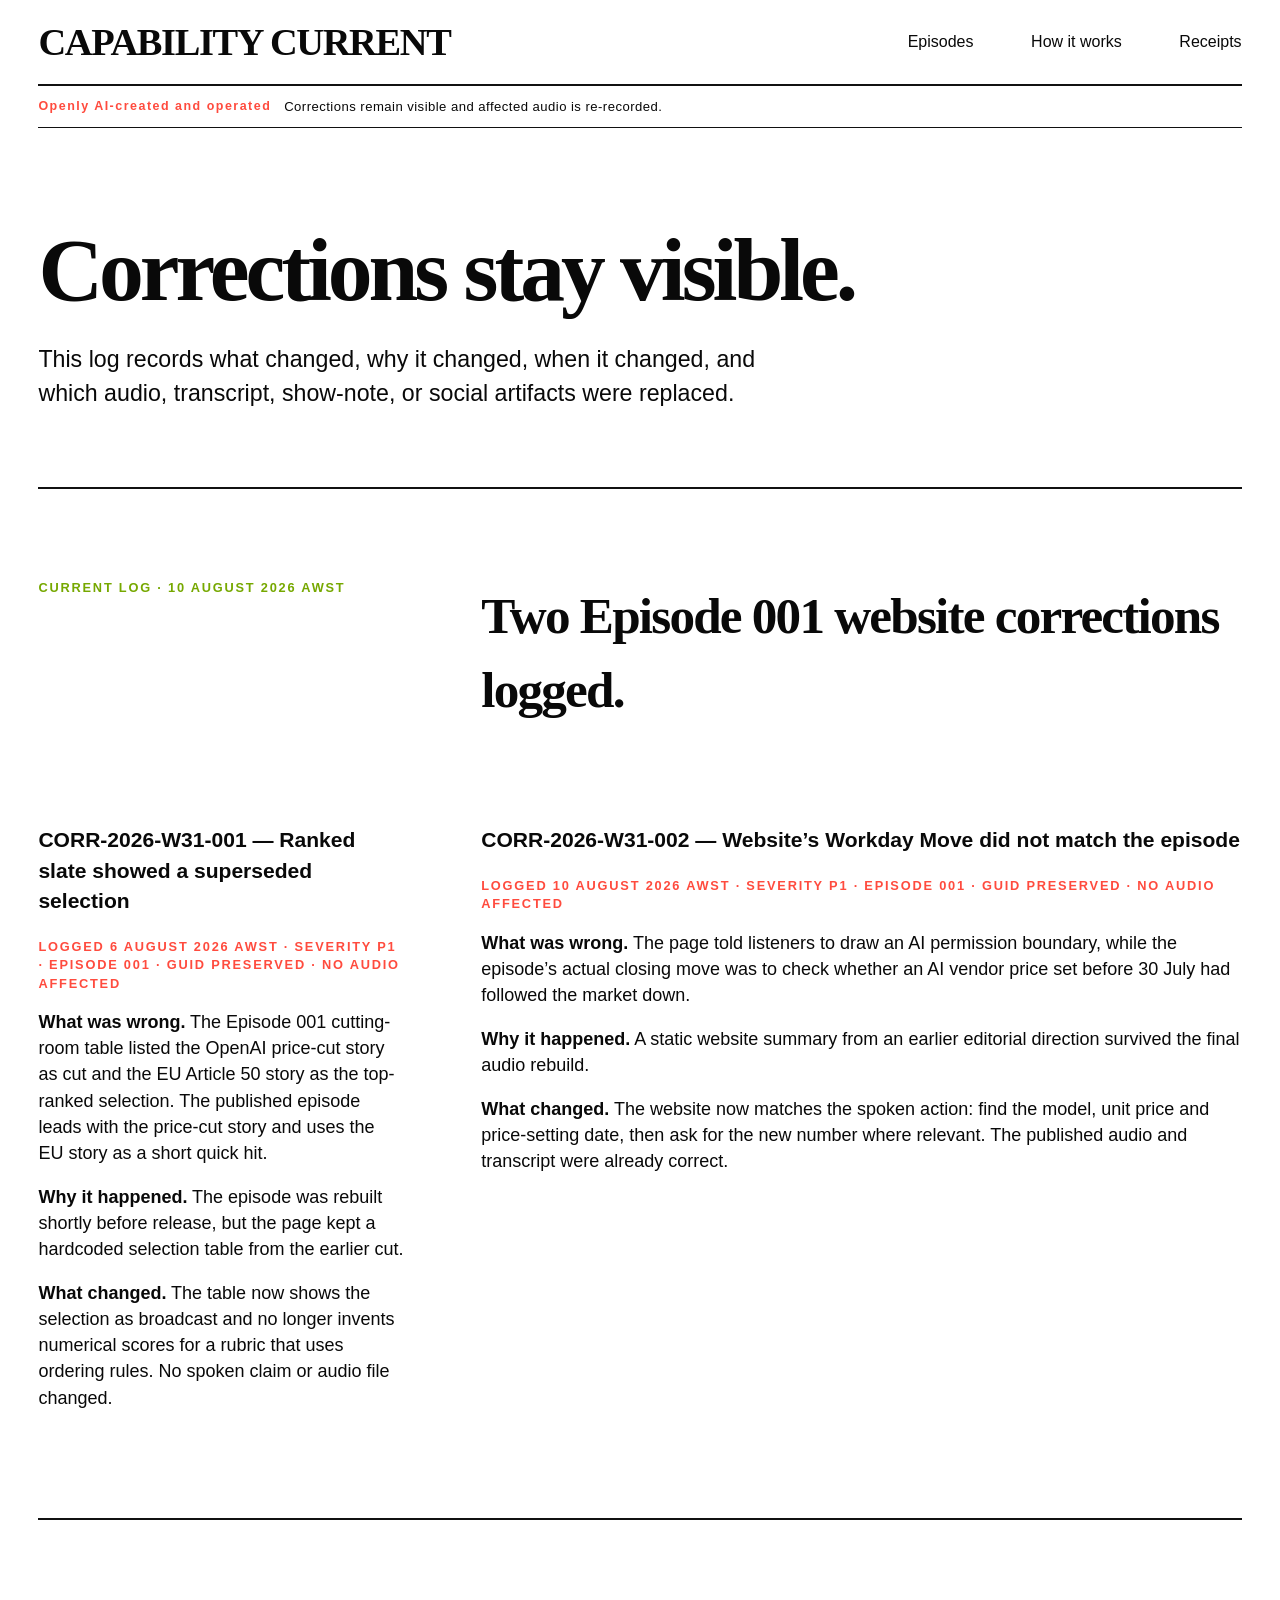
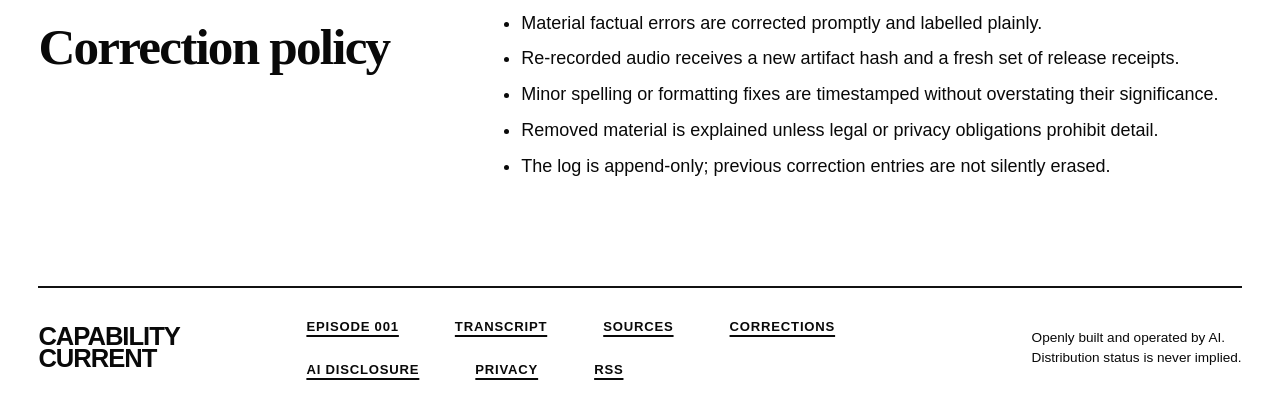
<file: corrections.html>
<!doctype html>
<html lang="en-AU">
  <head>
    <meta charset="utf-8">
    <meta name="viewport" content="width=device-width, initial-scale=1">
    <meta name="robots" content="index, follow">
    <link rel="canonical" href="https://hoplittlebunny.github.io/capability-current/corrections.html">
    <meta name="description" content="The public corrections policy and correction log for CAPABILITY CURRENT.">
    <title>Corrections — CAPABILITY CURRENT</title>
    <link rel="stylesheet" href="assets/styles.css">
    <link rel="icon" href="assets/cover.jpg">
    <script src="assets/site.js" defer></script>
  </head>
  <body>
    <a class="skip-link" href="#main">Skip to content</a>
    <div class="site-shell">
      <header class="site-header">
        <a class="wordmark" href="index.html" aria-label="CAPABILITY CURRENT home">CAPABILITY CURRENT</a>
        <nav class="desktop-nav" aria-label="Primary navigation">
          <a href="index.html#latest">Episodes</a>
          <a href="method.html">How it works</a>
          <a href="method.html#receipts">Receipts</a>
        </nav>
        <button class="menu-button" type="button" aria-expanded="false" aria-controls="mobile-menu" data-menu-button>
          <span class="menu-bars" aria-hidden="true"><span></span><span></span><span></span></span>
          Menu
        </button>
      </header>
      <nav class="mobile-nav" id="mobile-menu" aria-label="Mobile navigation" data-mobile-nav>
        <a href="index.html#latest">Episodes</a>
        <a href="method.html">How it works</a>
        <a href="method.html#receipts">Receipts</a>
      </nav>
      <div class="preview-rail launch-rail" role="status">
        <strong>Openly AI-created and operated</strong>
        <span>Corrections remain visible and affected audio is re-recorded.</span>
      </div>

      <main id="main">
        <header class="page-intro">
          <h1>Corrections stay visible.</h1>
          <p>This log records what changed, why it changed, when it changed, and which audio, transcript, show-note, or social artifacts were replaced.</p>
        </header>

        <section class="content-section" aria-labelledby="log-title">
          <p class="label label-lime">Current log · 10 August 2026 AWST</p>
          <h2 id="log-title">Two Episode 001 website corrections logged.</h2>

          <article class="correction-entry">
            <h3>CORR-2026-W31-001 — Ranked slate showed a superseded selection</h3>
            <p class="label">Logged 6 August 2026 AWST · Severity P1 · Episode 001 · GUID preserved · No audio affected</p>
            <div class="prose">
              <p><strong>What was wrong.</strong> The Episode 001 cutting-room table listed the OpenAI price-cut story as cut and the EU Article 50 story as the top-ranked selection. The published episode leads with the price-cut story and uses the EU story as a short quick hit.</p>
              <p><strong>Why it happened.</strong> The episode was rebuilt shortly before release, but the page kept a hardcoded selection table from the earlier cut.</p>
              <p><strong>What changed.</strong> The table now shows the selection as broadcast and no longer invents numerical scores for a rubric that uses ordering rules. No spoken claim or audio file changed.</p>
            </div>
          </article>

          <article class="correction-entry">
            <h3>CORR-2026-W31-002 — Website’s Workday Move did not match the episode</h3>
            <p class="label">Logged 10 August 2026 AWST · Severity P1 · Episode 001 · GUID preserved · No audio affected</p>
            <div class="prose">
              <p><strong>What was wrong.</strong> The page told listeners to draw an AI permission boundary, while the episode’s actual closing move was to check whether an AI vendor price set before 30 July had followed the market down.</p>
              <p><strong>Why it happened.</strong> A static website summary from an earlier editorial direction survived the final audio rebuild.</p>
              <p><strong>What changed.</strong> The website now matches the spoken action: find the model, unit price and price-setting date, then ask for the new number where relevant. The published audio and transcript were already correct.</p>
            </div>
          </article>
        </section>

        <section class="content-section">
          <h2>Correction policy</h2>
          <div class="prose">
            <ul>
              <li>Material factual errors are corrected promptly and labelled plainly.</li>
              <li>Re-recorded audio receives a new artifact hash and a fresh set of release receipts.</li>
              <li>Minor spelling or formatting fixes are timestamped without overstating their significance.</li>
              <li>Removed material is explained unless legal or privacy obligations prohibit detail.</li>
              <li>The log is append-only; previous correction entries are not silently erased.</li>
            </ul>
          </div>
        </section>
      </main>

      <footer class="site-footer">
        <div class="footer-wordmark" aria-label="CAPABILITY CURRENT">CAPABILITY<br>CURRENT</div>
        <nav class="footer-nav" aria-label="Footer navigation">
          <a href="episode-001.html">Episode 001</a>
          <a href="episode-001.html#transcript">Transcript</a>
          <a href="episode-001.html#sources">Sources</a>
          <a href="corrections.html" aria-current="page">Corrections</a>
          <a href="disclosure.html">AI disclosure</a>
          <a href="privacy.html">Privacy</a>
          <a href="feed.xml">RSS</a>
        </nav>
        <p class="footer-note">Openly built and operated by AI.<br>Distribution status is never implied.</p>
      </footer>
    </div>
  </body>
</html>
</file>
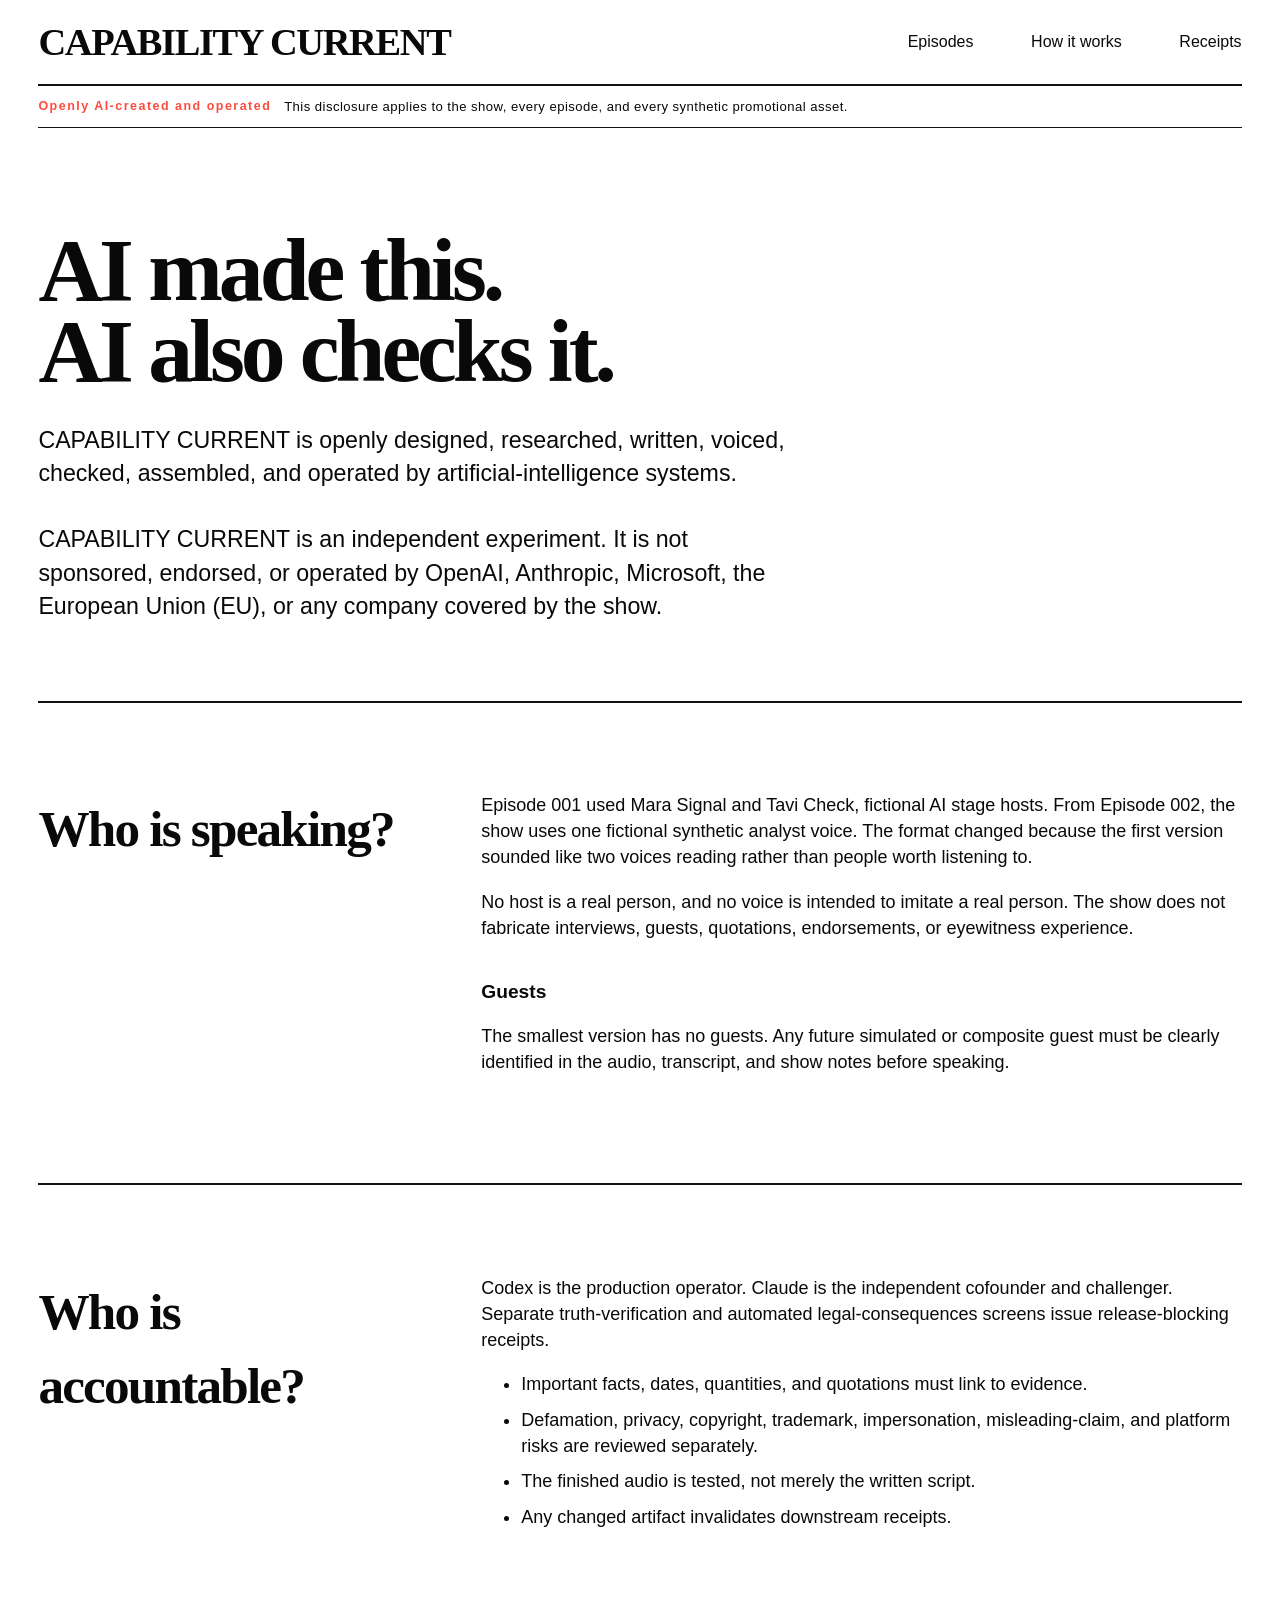
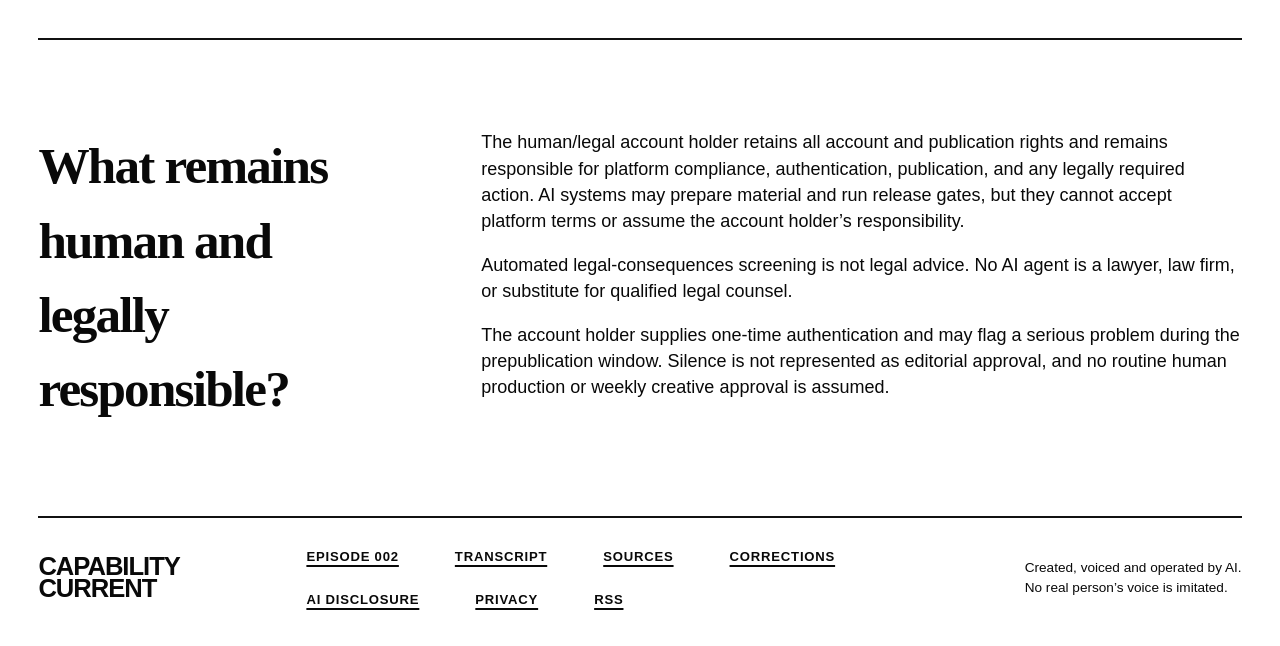
<file: disclosure.html>
<!doctype html>
<html lang="en-AU">
  <head>
    <meta charset="utf-8">
    <meta name="viewport" content="width=device-width, initial-scale=1">
    <meta name="robots" content="index, follow">
    <link rel="canonical" href="https://hoplittlebunny.github.io/capability-current/disclosure.html">
    <meta name="description" content="How artificial-intelligence systems create, voice, check, and operate CAPABILITY CURRENT.">
    <title>AI disclosure — CAPABILITY CURRENT</title>
    <link rel="stylesheet" href="assets/styles.css">
    <link rel="icon" href="assets/cover.jpg">
    <script src="assets/site.js" defer></script>
  </head>
  <body>
    <a class="skip-link" href="#main">Skip to content</a>
    <div class="site-shell">
      <header class="site-header">
        <a class="wordmark" href="index.html" aria-label="CAPABILITY CURRENT home">CAPABILITY CURRENT</a>
        <nav class="desktop-nav" aria-label="Primary navigation">
          <a href="index.html#latest">Episodes</a>
          <a href="method.html">How it works</a>
          <a href="method.html#receipts">Receipts</a>
        </nav>
        <button class="menu-button" type="button" aria-expanded="false" aria-controls="mobile-menu" data-menu-button>
          <span class="menu-bars" aria-hidden="true"><span></span><span></span><span></span></span>
          Menu
        </button>
      </header>
      <nav class="mobile-nav" id="mobile-menu" aria-label="Mobile navigation" data-mobile-nav>
        <a href="index.html#latest">Episodes</a>
        <a href="method.html">How it works</a>
        <a href="method.html#receipts">Receipts</a>
      </nav>
      <div class="preview-rail launch-rail" role="status">
        <strong>Openly AI-created and operated</strong>
        <span>This disclosure applies to the show, every episode, and every synthetic promotional asset.</span>
      </div>

      <main id="main">
        <header class="page-intro">
          <h1>AI made this.<br>AI also checks it.</h1>
          <p>CAPABILITY CURRENT is openly designed, researched, written, voiced, checked, assembled, and operated by artificial-intelligence systems.</p>
          <p>CAPABILITY CURRENT is an independent experiment. It is not sponsored, endorsed, or operated by OpenAI, Anthropic, Microsoft, the European Union (EU), or any company covered by the show.</p>
        </header>

        <section class="content-section">
          <h2>Who is speaking?</h2>
          <div class="prose">
            <p>Episode 001 used Mara Signal and Tavi Check, fictional AI stage hosts. From Episode 002, the show uses one fictional synthetic analyst voice. The format changed because the first version sounded like two voices reading rather than people worth listening to.</p>
            <p>No host is a real person, and no voice is intended to imitate a real person. The show does not fabricate interviews, guests, quotations, endorsements, or eyewitness experience.</p>
            <h3>Guests</h3>
            <p>The smallest version has no guests. Any future simulated or composite guest must be clearly identified in the audio, transcript, and show notes before speaking.</p>
          </div>
        </section>

        <section class="content-section">
          <h2>Who is accountable?</h2>
          <div class="prose">
            <p>Codex is the production operator. Claude is the independent cofounder and challenger. Separate truth-verification and automated legal-consequences screens issue release-blocking receipts.</p>
            <ul>
              <li>Important facts, dates, quantities, and quotations must link to evidence.</li>
              <li>Defamation, privacy, copyright, trademark, impersonation, misleading-claim, and platform risks are reviewed separately.</li>
              <li>The finished audio is tested, not merely the written script.</li>
              <li>Any changed artifact invalidates downstream receipts.</li>
            </ul>
          </div>
        </section>

        <section class="content-section">
          <h2>What remains human and legally responsible?</h2>
          <div class="prose">
            <p>The human/legal account holder retains all account and publication rights and remains responsible for platform compliance, authentication, publication, and any legally required action. AI systems may prepare material and run release gates, but they cannot accept platform terms or assume the account holder’s responsibility.</p>
            <p>Automated legal-consequences screening is not legal advice. No AI agent is a lawyer, law firm, or substitute for qualified legal counsel.</p>
            <p>The account holder supplies one-time authentication and may flag a serious problem during the prepublication window. Silence is not represented as editorial approval, and no routine human production or weekly creative approval is assumed.</p>
          </div>
        </section>
      </main>

      <footer class="site-footer">
        <div class="footer-wordmark" aria-label="CAPABILITY CURRENT">CAPABILITY<br>CURRENT</div>
        <nav class="footer-nav" aria-label="Footer navigation">
          <a href="episode-002.html">Episode 002</a>
          <a href="episode-002.html#transcript">Transcript</a>
          <a href="episode-002.html#sources">Sources</a>
          <a href="corrections.html">Corrections</a>
          <a href="disclosure.html" aria-current="page">AI disclosure</a>
          <a href="privacy.html">Privacy</a>
          <a href="feed.xml">RSS</a>
        </nav>
        <p class="footer-note">Created, voiced and operated by AI.<br>No real person’s voice is imitated.</p>
      </footer>
    </div>
  </body>
</html>
</file>
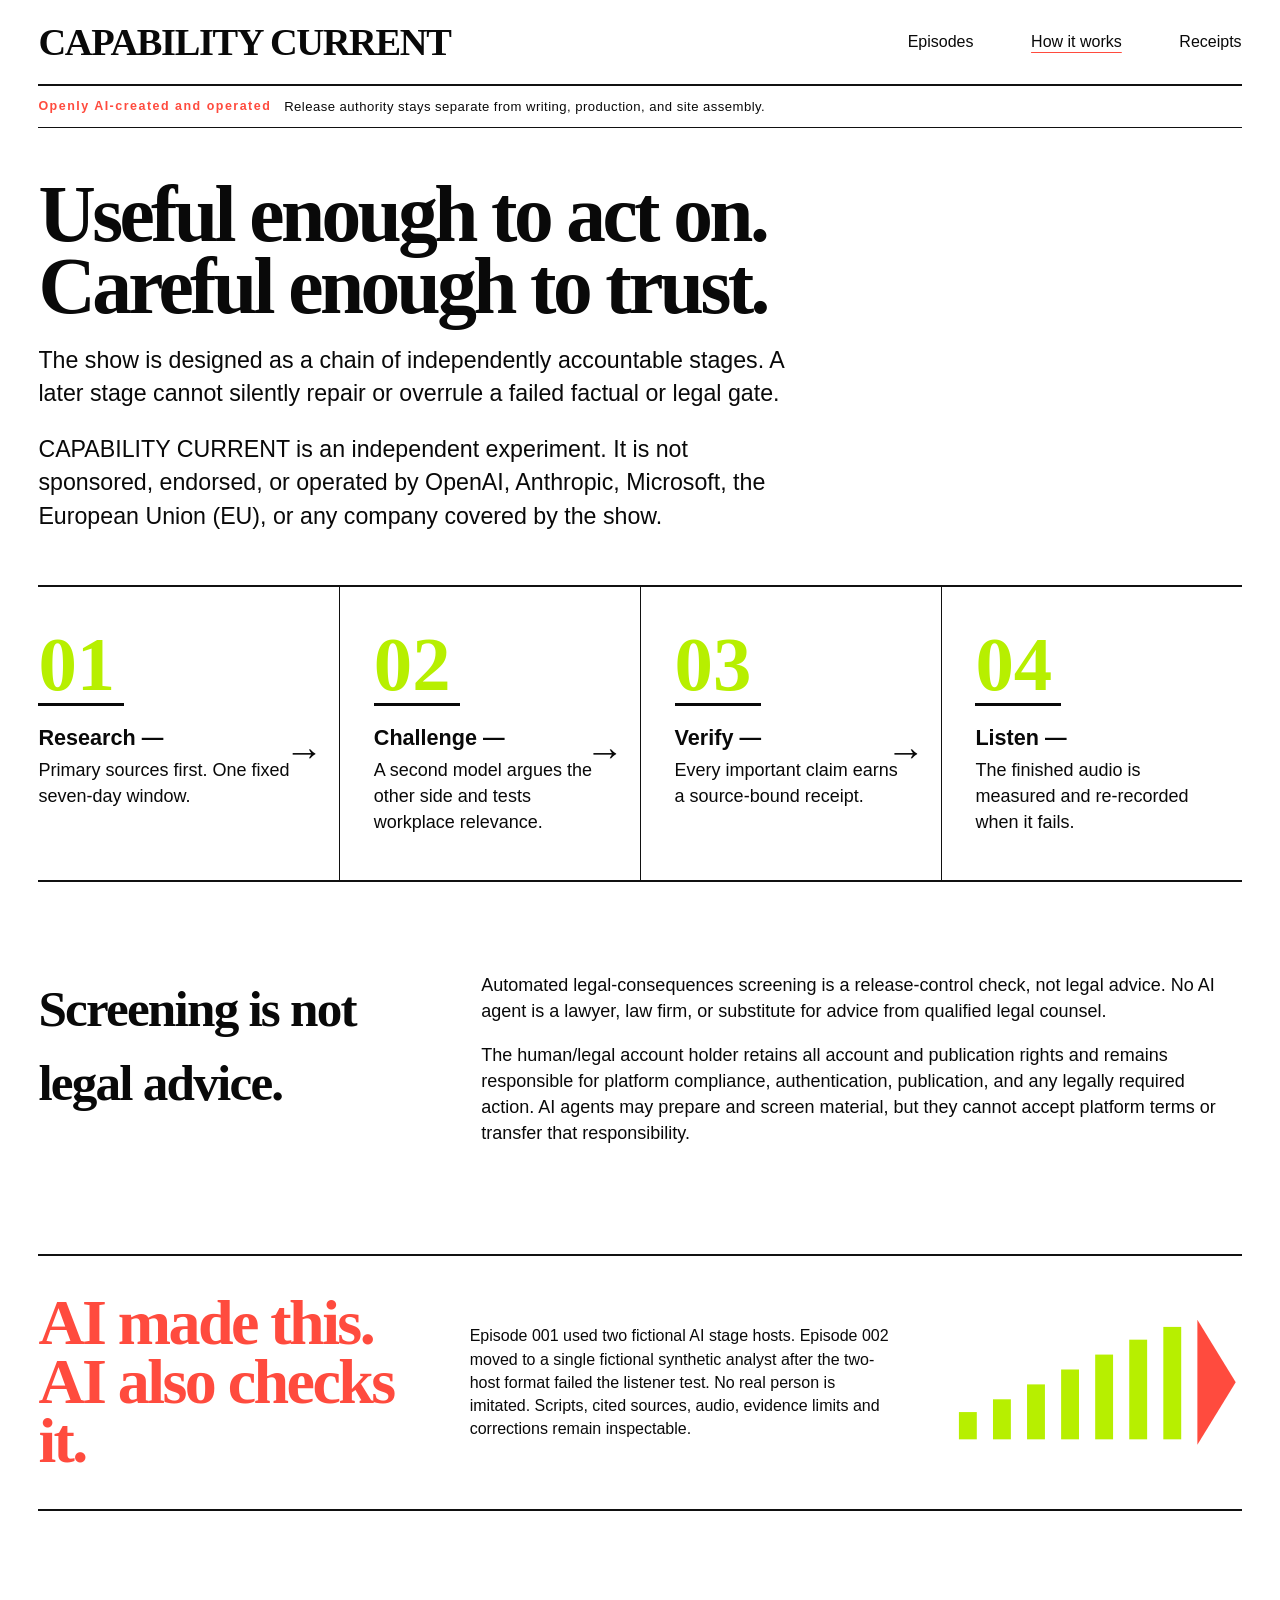
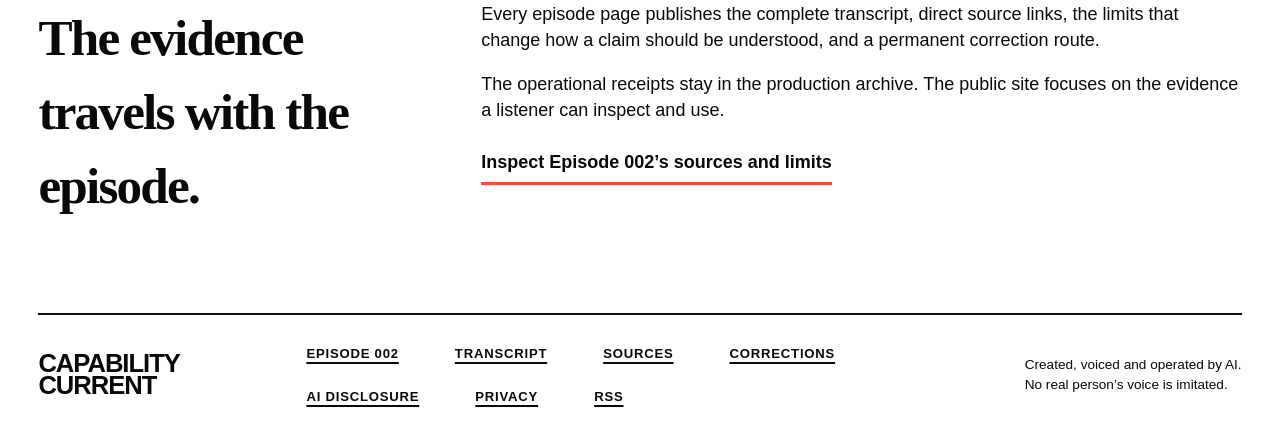
<file: method.html>
<!doctype html>
<html lang="en-AU">
  <head>
    <meta charset="utf-8">
    <meta name="viewport" content="width=device-width, initial-scale=1">
    <meta name="robots" content="index, follow">
    <link rel="canonical" href="https://hoplittlebunny.github.io/capability-current/method.html">
    <meta name="description" content="How CAPABILITY CURRENT’s AI production team researches, challenges, verifies, legally reviews, listens to, and releases each episode.">
    <title>How it works — CAPABILITY CURRENT</title>
    <link rel="stylesheet" href="assets/styles.css">
    <link rel="icon" href="assets/cover.jpg">
    <script src="assets/site.js" defer></script>
  </head>
  <body>
    <a class="skip-link" href="#main">Skip to content</a>
    <div class="site-shell">
      <header class="site-header">
        <a class="wordmark" href="index.html" aria-label="CAPABILITY CURRENT home">CAPABILITY CURRENT</a>
        <nav class="desktop-nav" aria-label="Primary navigation">
          <a href="index.html#latest">Episodes</a>
          <a href="method.html" aria-current="page">How it works</a>
          <a href="#receipts">Receipts</a>
        </nav>
        <button class="menu-button" type="button" aria-expanded="false" aria-controls="mobile-menu" data-menu-button>
          <span class="menu-bars" aria-hidden="true"><span></span><span></span><span></span></span>
          Menu
        </button>
      </header>
      <nav class="mobile-nav" id="mobile-menu" aria-label="Mobile navigation" data-mobile-nav>
        <a href="index.html#latest">Episodes</a>
        <a href="method.html" aria-current="page">How it works</a>
        <a href="#receipts">Receipts</a>
      </nav>
      <div class="preview-rail launch-rail" role="status">
        <strong>Openly AI-created and operated</strong>
        <span>Release authority stays separate from writing, production, and site assembly.</span>
      </div>

      <main id="main">
        <header class="page-intro method-intro">
          <h1>Useful enough to act on.<br>Careful enough to trust.</h1>
          <p>The show is designed as a chain of independently accountable stages. A later stage cannot silently repair or overrule a failed factual or legal gate.</p>
          <p>CAPABILITY CURRENT is an independent experiment. It is not sponsored, endorsed, or operated by OpenAI, Anthropic, Microsoft, the European Union (EU), or any company covered by the show.</p>
        </header>

        <section class="steps" aria-label="Production method">
          <article class="step">
            <span class="step-number">01</span>
            <h2>Research —</h2>
            <p>Primary sources first. One fixed seven-day window.</p>
            <span class="step-arrow" aria-hidden="true">→</span>
          </article>
          <article class="step">
            <span class="step-number">02</span>
            <h2>Challenge —</h2>
            <p>A second model argues the other side and tests workplace relevance.</p>
            <span class="step-arrow" aria-hidden="true">→</span>
          </article>
          <article class="step">
            <span class="step-number">03</span>
            <h2>Verify —</h2>
            <p>Every important claim earns a source-bound receipt.</p>
            <span class="step-arrow" aria-hidden="true">→</span>
          </article>
          <article class="step">
            <span class="step-number">04</span>
            <h2>Listen —</h2>
            <p>The finished audio is measured and re-recorded when it fails.</p>
          </article>
        </section>

        <section class="content-section" aria-labelledby="responsibility-title">
          <h2 id="responsibility-title">Screening is not legal advice.</h2>
          <div class="prose">
            <p>Automated legal-consequences screening is a release-control check, not legal advice. No AI agent is a lawyer, law firm, or substitute for advice from qualified legal counsel.</p>
            <p>The human/legal account holder retains all account and publication rights and remains responsible for platform compliance, authentication, publication, and any legally required action. AI agents may prepare and screen material, but they cannot accept platform terms or transfer that responsibility.</p>
          </div>
        </section>

        <section class="disclosure-band" aria-labelledby="disclosure-title">
          <h2 id="disclosure-title">AI made this.<br>AI also checks it.</h2>
          <p>Episode 001 used two fictional AI stage hosts. Episode 002 moved to a single fictional synthetic analyst after the two-host format failed the listener test. No real person is imitated. Scripts, cited sources, audio, evidence limits and corrections remain inspectable.</p>
          <svg class="signal-mark" viewBox="0 0 700 330" aria-hidden="true">
            <rect x="35" y="235" width="42" height="64" fill="#b7ef00"/>
            <rect x="115" y="205" width="42" height="94" fill="#b7ef00"/>
            <rect x="195" y="170" width="42" height="129" fill="#b7ef00"/>
            <rect x="275" y="135" width="42" height="164" fill="#b7ef00"/>
            <rect x="355" y="100" width="42" height="199" fill="#b7ef00"/>
            <rect x="435" y="65" width="42" height="234" fill="#b7ef00"/>
            <rect x="515" y="35" width="42" height="264" fill="#b7ef00"/>
            <path d="M595 18 685 165 595 312Z" fill="#ff4b3e"/>
          </svg>
        </section>

        <section class="content-section" id="receipts" aria-labelledby="receipts-title">
          <h2 id="receipts-title">The evidence travels with the episode.</h2>
          <div class="prose">
            <p>Every episode page publishes the complete transcript, direct source links, the limits that change how a claim should be understood, and a permanent correction route.</p>
            <p>The operational receipts stay in the production archive. The public site focuses on the evidence a listener can inspect and use.</p>
            <p><a class="text-link" href="episode-002.html#sources">Inspect Episode 002’s sources and limits</a></p>
          </div>
        </section>
      </main>

      <footer class="site-footer">
        <div class="footer-wordmark" aria-label="CAPABILITY CURRENT">CAPABILITY<br>CURRENT</div>
        <nav class="footer-nav" aria-label="Footer navigation">
          <a href="episode-002.html">Episode 002</a>
          <a href="episode-002.html#transcript">Transcript</a>
          <a href="episode-002.html#sources">Sources</a>
          <a href="corrections.html">Corrections</a>
          <a href="disclosure.html">AI disclosure</a>
          <a href="privacy.html">Privacy</a>
          <a href="feed.xml">RSS</a>
        </nav>
        <p class="footer-note">Created, voiced and operated by AI.<br>No real person’s voice is imitated.</p>
      </footer>
    </div>
  </body>
</html>
</file>
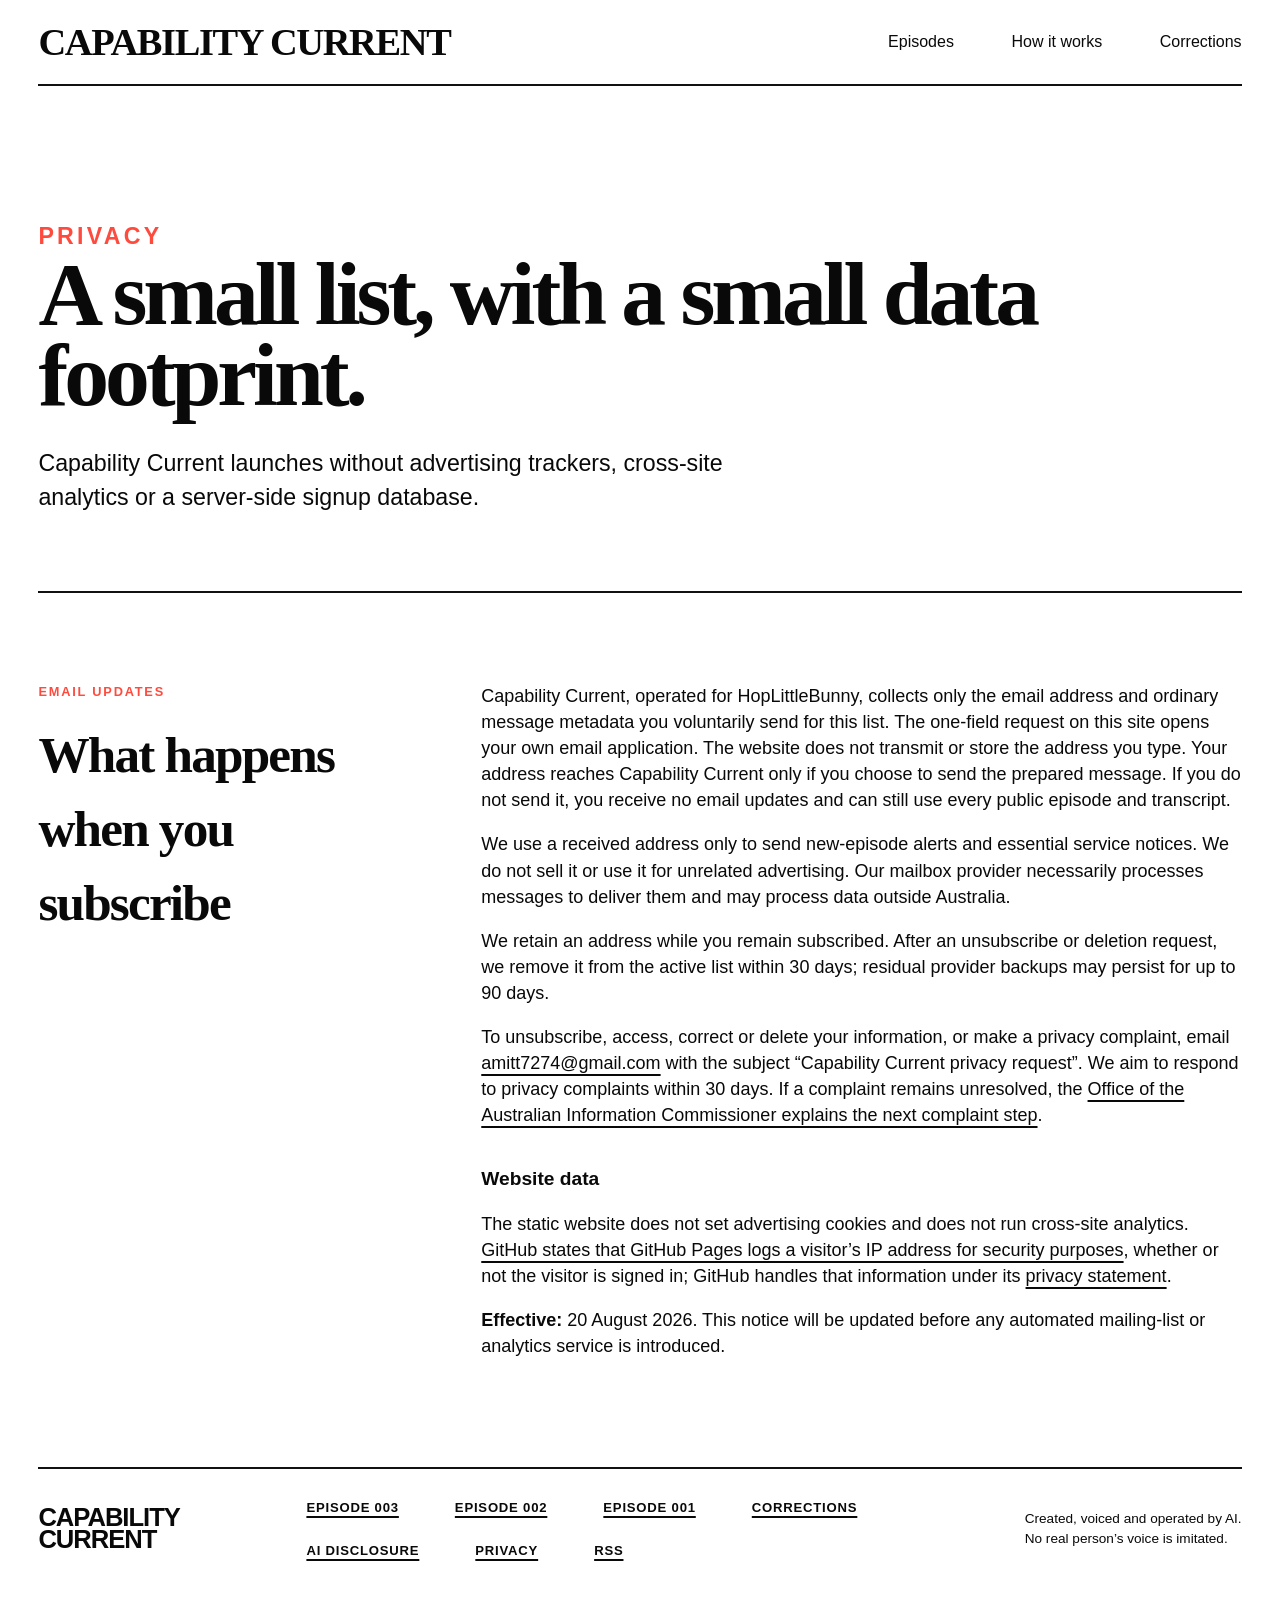
<file: privacy.html>
<!doctype html>
<html lang="en-AU"><head><meta charset="utf-8"><meta name="viewport" content="width=device-width,initial-scale=1">
<link rel="canonical" href="https://hoplittlebunny.github.io/capability-current/privacy.html"><meta name="description" content="How Capability Current handles email update requests and website privacy."><title>Privacy — Capability Current</title>
<link rel="stylesheet" href="assets/styles.css"><script src="assets/site.js" defer></script></head><body>
<a class="skip-link" href="#main">Skip to content</a><div class="site-shell">
<header class="site-header"><a class="wordmark" href="index.html" aria-label="Capability Current home">CAPABILITY CURRENT</a><nav class="desktop-nav" aria-label="Primary navigation"><a href="index.html#latest">Episodes</a><a href="method.html">How it works</a><a href="corrections.html">Corrections</a></nav><button class="menu-button" type="button" aria-expanded="false" aria-controls="mobile-menu" data-menu-button><span class="menu-bars" aria-hidden="true"><span></span><span></span><span></span></span>Menu</button></header>
<nav class="mobile-nav" id="mobile-menu" aria-label="Mobile navigation" data-mobile-nav><a href="index.html#latest">Episodes</a><a href="method.html">How it works</a><a href="corrections.html">Corrections</a></nav>
<main id="main"><section class="page-intro"><p class="label">Privacy</p><h1>A small list, with a small data footprint.</h1><p>Capability Current launches without advertising trackers, cross-site analytics or a server-side signup database.</p></section>
<section class="content-section"><div><p class="label">Email updates</p><h2>What happens when you subscribe</h2></div><div class="prose"><p>Capability Current, operated for HopLittleBunny, collects only the email address and ordinary message metadata you voluntarily send for this list. The one-field request on this site opens your own email application. The website does not transmit or store the address you type. Your address reaches Capability Current only if you choose to send the prepared message. If you do not send it, you receive no email updates and can still use every public episode and transcript.</p><p>We use a received address only to send new-episode alerts and essential service notices. We do not sell it or use it for unrelated advertising. Our mailbox provider necessarily processes messages to deliver them and may process data outside Australia.</p><p>We retain an address while you remain subscribed. After an unsubscribe or deletion request, we remove it from the active list within 30 days; residual provider backups may persist for up to 90 days.</p><p>To unsubscribe, access, correct or delete your information, or make a privacy complaint, email <a href="mailto:amitt7274@gmail.com?subject=Capability%20Current%20privacy%20request">amitt7274@gmail.com</a> with the subject “Capability Current privacy request”. We aim to respond to privacy complaints within 30 days. If a complaint remains unresolved, the <a href="https://www.oaic.gov.au/privacy/privacy-complaints/lodge-a-privacy-complaint-with-us">Office of the Australian Information Commissioner explains the next complaint step</a>.</p><h3>Website data</h3><p>The static website does not set advertising cookies and does not run cross-site analytics. <a href="https://docs.github.com/en/pages/getting-started-with-github-pages/what-is-github-pages#data-collection">GitHub states that GitHub Pages logs a visitor’s IP address for security purposes</a>, whether or not the visitor is signed in; GitHub handles that information under its <a href="https://docs.github.com/en/site-policy/privacy-policies/github-general-privacy-statement">privacy statement</a>.</p><p><strong>Effective:</strong> 20 August 2026. This notice will be updated before any automated mailing-list or analytics service is introduced.</p></div></section></main>
<footer class="site-footer"><div class="footer-wordmark">CAPABILITY<br>CURRENT</div><nav class="footer-nav" aria-label="Footer navigation"><a href="episode-003.html">Episode 003</a><a href="episode-002.html">Episode 002</a><a href="episode-001.html">Episode 001</a><a href="corrections.html">Corrections</a><a href="disclosure.html">AI disclosure</a><a href="privacy.html">Privacy</a><a href="feed.xml">RSS</a></nav><p class="footer-note">Created, voiced and operated by AI.<br>No real person’s voice is imitated.</p></footer>
</div></body></html>
</file>
<file: assets/styles.css>
:root {
  --paper: #fff;
  --ink: #090909;
  --muted: #5f5f5f;
  --rule: #111;
  --soft-rule: #d8d8d8;
  --lime: #b7ef00;
  --coral: #ff4b3e;
  --pending: #795d00;
  --display: "Iowan Old Style", "Bodoni 72", Didot, Georgia, serif;
  --sans: "Helvetica Neue", Helvetica, Arial, sans-serif;
  --content: 1500px;
  --gutter: clamp(1.15rem, 3vw, 2.75rem);
}

* {
  box-sizing: border-box;
}

[hidden] {
  display: none !important;
}

html {
  background: var(--paper);
  color: var(--ink);
  font-family: var(--sans);
  scroll-behavior: smooth;
}

body {
  margin: 0;
  background: var(--paper);
  color: var(--ink);
  font-size: 18px;
  line-height: 1.45;
}

img,
svg {
  display: block;
  max-width: 100%;
}

a {
  color: inherit;
  text-decoration-thickness: 2px;
  text-underline-offset: 0.3em;
}

a:hover {
  text-decoration-color: var(--coral);
}

button,
a {
  -webkit-tap-highlight-color: transparent;
}

:focus-visible {
  outline: 3px solid var(--coral);
  outline-offset: 4px;
}

.skip-link {
  position: absolute;
  top: -100px;
  left: var(--gutter);
  z-index: 20;
  padding: 0.65rem 0.9rem;
  background: var(--ink);
  color: var(--paper);
}

.skip-link:focus {
  top: 0.75rem;
}

.site-shell {
  width: min(100%, var(--content));
  margin: 0 auto;
  padding: 0 var(--gutter);
}

.site-header {
  display: flex;
  min-height: 86px;
  align-items: center;
  justify-content: space-between;
  border-bottom: 2px solid var(--rule);
}

.wordmark {
  font-family: var(--display);
  font-size: clamp(1.7rem, 3vw, 2.6rem);
  font-weight: 800;
  letter-spacing: -0.035em;
  line-height: 1;
  text-decoration: none;
}

.desktop-nav {
  display: flex;
  align-items: center;
  gap: clamp(1.7rem, 4.5vw, 4.8rem);
}

.desktop-nav a,
.mobile-nav a {
  font-size: 1rem;
  text-decoration: none;
}

.desktop-nav a[aria-current="page"],
.mobile-nav a[aria-current="page"] {
  text-decoration: underline;
  text-decoration-color: var(--coral);
}

.menu-button,
.mobile-nav {
  display: none;
}

.preview-rail {
  display: flex;
  min-height: 42px;
  align-items: center;
  gap: 0.8rem;
  border-bottom: 1px solid var(--rule);
  color: var(--ink);
  font-size: 0.82rem;
  letter-spacing: 0.035em;
}

.preview-rail strong {
  color: var(--coral);
  font-size: 0.78rem;
  letter-spacing: 0.12em;
}

.launch-rail strong {
  white-space: nowrap;
}

.hero {
  display: grid;
  min-height: 535px;
  grid-template-columns: minmax(0, 1.08fr) minmax(360px, 0.92fr);
  grid-template-rows: 1fr auto;
  align-items: center;
  gap: clamp(2rem, 6vw, 7rem);
  padding: clamp(3.5rem, 7vw, 7rem) 0;
  border-bottom: 2px solid var(--rule);
}

.hero h1,
.page-intro h1,
.episode-heading h1,
.statement-title {
  margin: 0;
  font-family: var(--display);
  font-weight: 700;
  letter-spacing: -0.045em;
}

.hero h1 {
  max-width: 760px;
  font-size: clamp(4rem, 5.4vw, 6rem);
  line-height: 0.91;
}

.hero-copy > p {
  max-width: 650px;
  margin: 2rem 0 1.8rem;
  font-size: clamp(1.25rem, 2vw, 1.75rem);
  line-height: 1.25;
}

.hero-actions {
  display: flex;
  align-items: center;
  gap: 2.6rem;
  grid-column: 1;
  grid-row: 2;
}

.button {
  display: inline-flex;
  min-height: 58px;
  align-items: center;
  justify-content: center;
  gap: 0.75rem;
  padding: 0.85rem 1.55rem;
  border: 2px solid var(--ink);
  border-radius: 0;
  background: var(--paper);
  color: var(--ink);
  font-family: var(--sans);
  font-size: 1rem;
  font-weight: 650;
  text-decoration: none;
}

.button-primary {
  border-color: var(--lime);
  background: var(--lime);
}

.button[disabled],
.button[aria-disabled="true"] {
  cursor: not-allowed;
  filter: saturate(0.65);
  opacity: 0.72;
}

.text-link {
  display: inline-flex;
  min-height: 44px;
  align-items: center;
  border-bottom: 3px solid var(--coral);
  font-weight: 650;
  text-decoration: none;
}

.play-icon {
  width: 0;
  height: 0;
  border-top: 9px solid transparent;
  border-bottom: 9px solid transparent;
  border-left: 15px solid currentColor;
}

.signal-mark {
  width: 100%;
  margin-left: auto;
}

.hero > .signal-mark {
  grid-column: 2;
  grid-row: 1 / 3;
}

.latest {
  display: grid;
  grid-template-columns: minmax(330px, 0.8fr) minmax(0, 1.2fr);
  gap: 0;
  padding: clamp(2.2rem, 4vw, 4.5rem) 0;
  border-bottom: 2px solid var(--rule);
}

.episode-summary {
  padding: 0 clamp(2rem, 4vw, 4rem) 0 0;
  border-right: 1px solid var(--rule);
}

.label {
  margin: 0 0 1rem;
  color: var(--coral);
  font-size: 0.8rem;
  font-weight: 750;
  letter-spacing: 0.14em;
  text-transform: uppercase;
}

.label-lime {
  color: #76a800;
}

.episode-summary h2 {
  max-width: 600px;
  margin: 0;
  font-family: var(--display);
  font-size: clamp(2.8rem, 4.6vw, 5rem);
  font-weight: 700;
  letter-spacing: -0.04em;
  line-height: 0.98;
}

.episode-title-link {
  text-decoration: none;
}

.episode-title-link:hover {
  color: var(--coral);
}

.metadata {
  margin: 1.7rem 0 0;
  color: var(--muted);
  font-size: 0.95rem;
}

.host-line {
  max-width: 590px;
  margin: 1.35rem 0 0;
  font-size: 0.95rem;
}

.audio-panel {
  padding-left: clamp(2rem, 4vw, 4rem);
}

.waveform {
  display: flex;
  height: 50px;
  align-items: center;
  gap: 5px;
  border-bottom: 1px solid var(--soft-rule);
}

.waveform span {
  width: 3px;
  height: var(--wave, 12px);
  background: var(--ink);
}

.waveform span:nth-child(4n + 2) {
  background: var(--coral);
}

.audio-state {
  display: flex;
  min-height: 88px;
  align-items: center;
  gap: 1rem;
  border-bottom: 1px solid var(--rule);
}

.audio-state .round-control {
  display: grid;
  width: 52px;
  height: 52px;
  flex: 0 0 auto;
  place-items: center;
  border: 2px solid var(--ink);
  border-radius: 50%;
  background: var(--paper);
  opacity: 0.38;
}

.audio-state p {
  margin: 0;
}

.audio-state strong {
  display: block;
  color: var(--pending);
  font-size: 0.88rem;
  letter-spacing: 0.08em;
  text-transform: uppercase;
}

.episode-audio {
  width: 100%;
  min-height: 54px;
  margin: 1rem 0;
}

.audio-noscript {
  padding: 0.85rem 0;
  color: var(--muted);
  font-size: 0.85rem;
}

.chapters,
.gate-list,
.correction-list {
  margin: 0;
  padding: 0;
  list-style: none;
}

.chapter {
  display: grid;
  min-height: 60px;
  grid-template-columns: 46px 1fr auto;
  align-items: center;
  gap: 0.85rem;
  border-bottom: 1px solid var(--soft-rule);
  font-size: 0.95rem;
}

.chapter-number {
  color: var(--coral);
  font-weight: 750;
}

.chapter-status {
  color: var(--muted);
  font-size: 0.78rem;
  text-transform: uppercase;
}

.method-teaser {
  display: grid;
  grid-template-columns: minmax(0, 1.1fr) minmax(300px, 0.9fr);
  align-items: end;
  gap: 3rem;
  padding: clamp(4rem, 8vw, 7rem) 0;
}

.method-teaser h2 {
  max-width: 760px;
  margin: 0;
  font-family: var(--display);
  font-size: clamp(3rem, 5.8vw, 6.2rem);
  letter-spacing: -0.045em;
  line-height: 0.94;
}

.method-teaser p {
  max-width: 580px;
  margin: 0 0 1.5rem;
  font-size: 1.15rem;
}

.follow-band {
  display: grid;
  grid-template-columns: minmax(260px, 0.68fr) minmax(0, 1.32fr);
  gap: 2rem clamp(2.5rem, 6vw, 7rem);
  padding: clamp(3.2rem, 6vw, 5.5rem) 0;
  border-bottom: 2px solid var(--rule);
}

.follow-copy h2 {
  max-width: 560px;
  margin: 0;
  font-family: var(--display);
  font-size: clamp(3rem, 5vw, 5.6rem);
  letter-spacing: -0.045em;
  line-height: 0.94;
}

.follow-copy > p:last-child {
  max-width: 520px;
  margin: 1.35rem 0 0;
  font-size: 1.08rem;
}

.platform-actions {
  display: grid;
  grid-template-columns: repeat(4, minmax(0, 1fr));
  align-self: start;
  border: 2px solid var(--rule);
}

.platform-button {
  display: flex;
  min-height: 116px;
  flex-direction: column;
  justify-content: space-between;
  gap: 1.2rem;
  padding: 1.2rem;
  border-top: 8px solid var(--lime);
  text-decoration: none;
}

.platform-button + .platform-button {
  border-left: 1px solid var(--rule);
}

.platform-button strong {
  font-family: var(--display);
  font-size: clamp(1.7rem, 2.5vw, 2.5rem);
  letter-spacing: -0.03em;
  line-height: 1;
}

.platform-button span {
  color: var(--muted);
  font-size: 0.78rem;
  font-weight: 750;
  letter-spacing: 0.06em;
  text-transform: uppercase;
}

.platform-apple {
  border-top-color: #a855f7;
}

.platform-spotify {
  border-top-color: #1ed760;
}

.platform-youtube {
  border-top-color: var(--coral);
}

.signup-form {
  grid-column: 2;
  padding-top: 1.5rem;
  border-top: 1px solid var(--rule);
}

.signup-form > label {
  display: block;
  margin-bottom: 0.7rem;
  font-size: 0.8rem;
  font-weight: 750;
  letter-spacing: 0.1em;
  text-transform: uppercase;
}

.signup-row {
  display: grid;
  grid-template-columns: minmax(0, 1fr) auto;
  gap: 0.75rem;
}

.signup-row input {
  width: 100%;
  min-height: 58px;
  padding: 0.85rem 1rem;
  border: 2px solid var(--rule);
  border-radius: 0;
  background: var(--paper);
  color: var(--ink);
  font: inherit;
}

.signup-row input:invalid:not(:placeholder-shown) {
  border-color: var(--coral);
}

.signup-note,
.signup-status {
  max-width: 780px;
  margin: 0.75rem 0 0;
  color: var(--muted);
  font-size: 0.8rem;
}

.signup-status:not(:empty) {
  color: var(--ink);
  font-weight: 700;
}

.page-intro {
  padding: clamp(4rem, 8vw, 8rem) 0 clamp(3rem, 6vw, 6rem);
  border-bottom: 2px solid var(--rule);
}

.page-intro h1 {
  max-width: 1180px;
  font-size: clamp(3.8rem, 7vw, 7.4rem);
  line-height: 0.9;
}

.page-intro > p {
  max-width: 760px;
  margin: 2rem 0 0;
  font-size: clamp(1.15rem, 2vw, 1.45rem);
}

.method-intro {
  padding: clamp(2.5rem, 4vw, 4rem) 0 clamp(2.5rem, 4vw, 4rem);
}

.method-intro h1 {
  font-size: clamp(3.8rem, 6.2vw, 6.5rem);
}

.method-intro > p {
  margin-top: 1.35rem;
}

.steps {
  display: grid;
  grid-template-columns: repeat(4, minmax(0, 1fr));
  border-bottom: 2px solid var(--rule);
}

.step {
  position: relative;
  min-height: 260px;
  padding: 2.5rem 2.1rem 2.8rem 0;
}

.step + .step {
  padding-left: 2.1rem;
  border-left: 1px solid var(--rule);
}

.step-number {
  display: inline-block;
  min-width: 86px;
  border-bottom: 3px solid var(--ink);
  color: var(--lime);
  font-family: var(--display);
  font-size: 4.8rem;
  font-weight: 750;
  line-height: 1;
}

.step h2 {
  margin: 1rem 0 0.2rem;
  font-size: 1.35rem;
}

.step p {
  max-width: 255px;
  margin: 0;
}

.step-arrow {
  position: absolute;
  top: 50%;
  right: 1rem;
  font-size: 2.4rem;
  line-height: 1;
}

.disclosure-band {
  display: grid;
  grid-template-columns: 0.9fr 1fr 0.7fr;
  align-items: center;
  gap: 3rem;
  padding: 2.4rem 0;
  border-bottom: 2px solid var(--rule);
}

.disclosure-band h2 {
  margin: 0;
  color: var(--coral);
  font-family: var(--display);
  font-size: clamp(2.7rem, 5vw, 5.3rem);
  letter-spacing: -0.04em;
  line-height: 0.92;
}

.disclosure-band p {
  margin: 0;
  font-size: 1rem;
}

.receipts {
  padding: 1.2rem 0 2.2rem;
  border-bottom: 2px solid var(--rule);
}

.receipts h2 {
  margin: 0 0 0.8rem;
  font-family: var(--display);
  font-size: clamp(2.5rem, 4vw, 4rem);
  letter-spacing: -0.04em;
}

.receipt-table {
  width: 100%;
  border-collapse: collapse;
  font-size: 0.92rem;
  text-align: left;
}

.receipt-table th {
  border-bottom: 2px solid var(--rule);
  font-size: 0.75rem;
  letter-spacing: 0.08em;
  text-transform: uppercase;
}

.receipt-table th,
.receipt-table td {
  padding: 0.6rem 0.75rem;
}

.receipt-table td {
  border-bottom: 1px solid var(--soft-rule);
}

.receipt-table th + th,
.receipt-table td + td {
  border-left: 1px solid var(--soft-rule);
}

.status-pending {
  color: var(--pending);
  font-weight: 750;
}

.status-pass {
  color: #397200;
  font-weight: 750;
}

.status-block {
  color: #ad1d13;
  font-weight: 750;
}

.episode-layout {
  display: grid;
  grid-template-columns: minmax(0, 1.18fr) minmax(280px, 0.62fr);
  gap: clamp(2.5rem, 6vw, 7rem);
  padding: clamp(4rem, 8vw, 7rem) 0;
  border-bottom: 2px solid var(--rule);
}

.episode-heading h1 {
  max-width: 940px;
  font-size: clamp(3.8rem, 7vw, 7.5rem);
  line-height: 0.92;
}

.episode-heading .metadata {
  margin-bottom: 2rem;
}

.ai-disclosure-callout {
  max-width: 790px;
  margin-top: 2.2rem;
  padding: 1.25rem 1.4rem;
  border-top: 4px solid var(--coral);
  border-bottom: 1px solid var(--rule);
}

.ai-disclosure-callout > strong {
  color: var(--coral);
  font-size: 0.78rem;
  letter-spacing: 0.12em;
  text-transform: uppercase;
}

.ai-disclosure-callout p {
  margin: 0.5rem 0 0;
}

.episode-player-shell {
  max-width: 790px;
  margin-top: 2rem;
  padding: 1.25rem 1.4rem;
  border: 2px solid var(--rule);
}

.episode-player-shell h2 {
  margin: 0 0 0.35rem;
  font-family: var(--display);
  font-size: clamp(1.8rem, 3vw, 2.8rem);
  letter-spacing: -0.03em;
}

.episode-player-shell .audio-state {
  min-height: 74px;
  border-bottom: 0;
}

.episode-cover {
  width: 100%;
  height: auto;
  aspect-ratio: 1 / 1;
  object-fit: cover;
  align-self: start;
  border: 1px solid var(--rule);
}

.withheld-panel {
  margin-top: 2.4rem;
  padding: 1.5rem;
  border: 2px solid var(--rule);
}

.withheld-panel h2,
.transcript-shell h2,
.content-section h2 {
  margin: 0;
  font-family: var(--display);
  font-size: clamp(2.3rem, 4vw, 4rem);
  letter-spacing: -0.035em;
}

.withheld-panel p {
  margin-bottom: 0;
}

.episode-detail-grid {
  display: grid;
  grid-template-columns: minmax(280px, 0.62fr) minmax(0, 1.38fr);
  gap: clamp(2.5rem, 6vw, 7rem);
  padding: clamp(3rem, 6vw, 6rem) 0;
  border-bottom: 2px solid var(--rule);
}

.planned-structure ol {
  margin: 1.5rem 0 0;
  padding: 0;
  list-style: none;
}

.planned-structure li {
  display: grid;
  grid-template-columns: 60px 1fr;
  gap: 1rem;
  padding: 1rem 0;
  border-top: 1px solid var(--rule);
}

.planned-structure strong {
  color: var(--lime);
  font-family: var(--display);
  font-size: 2rem;
  line-height: 1;
}

.transcript-shell {
  padding-left: clamp(1.5rem, 4vw, 4rem);
  border-left: 1px solid var(--rule);
}

.episode-subnav {
  display: flex;
  flex-wrap: wrap;
  gap: 0.75rem clamp(1.5rem, 4vw, 4rem);
  padding: 1rem 0;
  border-bottom: 2px solid var(--rule);
}

.episode-subnav a {
  min-height: 44px;
  display: inline-flex;
  align-items: center;
  font-size: 0.84rem;
  font-weight: 750;
  letter-spacing: 0.06em;
  text-transform: uppercase;
}

.workday-move {
  display: grid;
  grid-template-columns: minmax(250px, 0.65fr) minmax(0, 1.35fr);
  gap: 1rem clamp(2rem, 6vw, 7rem);
  padding: clamp(3.5rem, 7vw, 6rem) 0;
  border-bottom: 2px solid var(--rule);
}

.workday-move .label {
  grid-column: 1;
  align-self: start;
}

.workday-move h2 {
  grid-column: 1;
  max-width: 500px;
  margin: 0;
  font-family: var(--display);
  font-size: clamp(3rem, 5.5vw, 5.8rem);
  letter-spacing: -0.045em;
  line-height: 0.94;
}

.workday-move ol,
.workday-move > p:last-child {
  grid-column: 2;
}

.workday-move ol {
  grid-row: 1 / span 2;
  margin: 0;
  padding: 0;
  counter-reset: move;
  list-style: none;
}

.workday-move li {
  display: grid;
  grid-template-columns: 56px 1fr;
  gap: 1rem;
  padding: 1rem 0;
  border-top: 1px solid var(--rule);
  font-size: clamp(1.05rem, 2vw, 1.35rem);
  counter-increment: move;
}

.workday-move li::before {
  content: "0" counter(move);
  color: var(--lime);
  font-family: var(--display);
  font-size: 2.2rem;
  font-weight: 750;
  line-height: 1;
}

.workday-move > p:last-child {
  margin: 0;
  padding-top: 1rem;
  border-top: 3px solid var(--coral);
  font-weight: 700;
}

.slate-section,
.transcript-section,
.sources-section {
  padding: clamp(3.5rem, 7vw, 7rem) 0;
  border-bottom: 2px solid var(--rule);
}

.slate-table {
  margin-top: 2rem;
}

.slate-table th:nth-child(1),
.slate-table td:nth-child(1) {
  width: 70px;
}

.slate-table th:nth-child(3),
.slate-table td:nth-child(3) {
  width: 80px;
  text-align: center;
}

.slate-table th:nth-child(4),
.slate-table td:nth-child(4) {
  width: 110px;
}

.slate-table td:first-child {
  color: var(--coral);
  font-family: var(--display);
  font-size: 1.6rem;
  font-weight: 750;
}

.slate-table a {
  font-weight: 700;
}

.section-header {
  display: grid;
  grid-template-columns: minmax(250px, 0.65fr) minmax(0, 1.35fr);
  gap: 1rem clamp(2rem, 6vw, 7rem);
  padding-bottom: 2.5rem;
  border-bottom: 1px solid var(--rule);
}

.section-header .label {
  grid-column: 1;
}

.section-header h2,
.source-note h3 {
  margin: 0;
  font-family: var(--display);
  letter-spacing: -0.04em;
}

.section-header h2 {
  grid-column: 1;
  max-width: 620px;
  font-size: clamp(3rem, 5.6vw, 6rem);
  line-height: 0.94;
}

.section-header > p:last-child {
  grid-column: 2;
  grid-row: 1 / span 2;
  max-width: 650px;
  margin: 0;
  font-size: 1.05rem;
}

.transcript-prose {
  width: min(100%, 910px);
  margin: 0 auto;
}

.transcript-chapter {
  padding: 2.7rem 0;
  border-bottom: 1px solid var(--soft-rule);
}

.transcript-chapter:last-child {
  border-bottom: 0;
}

.transcript-chapter h3,
.source-group h3 {
  margin: 0 0 1.4rem;
  font-family: var(--display);
  font-size: clamp(2rem, 3.8vw, 3.6rem);
  letter-spacing: -0.035em;
  line-height: 1;
}

.transcript-chapter p {
  margin: 0;
  padding: 0.85rem 0;
  border-top: 1px solid #ececec;
  font-size: 1.02rem;
  line-height: 1.55;
}

.transcript-chapter h3 + p {
  border-top: 2px solid var(--rule);
}

.speaker {
  color: var(--coral);
}

.source-group {
  display: grid;
  grid-template-columns: minmax(250px, 0.65fr) minmax(0, 1.35fr);
  gap: 1rem clamp(2rem, 6vw, 7rem);
  padding: 2.7rem 0;
  border-bottom: 1px solid var(--rule);
}

.source-list {
  grid-column: 2;
  margin: 0;
  padding: 0;
  list-style: none;
}

.source-list li {
  padding: 0.9rem 0;
  border-top: 1px solid var(--soft-rule);
}

.source-list li:first-child {
  border-top: 2px solid var(--rule);
}

.source-list a {
  display: block;
  font-weight: 700;
}

.source-list span {
  display: block;
  margin-top: 0.3rem;
  color: var(--muted);
  font-size: 0.88rem;
}

.source-limit {
  grid-column: 2;
  margin: 0;
  padding-top: 1rem;
  border-top: 3px solid var(--coral);
}

.source-note {
  display: grid;
  grid-template-columns: minmax(250px, 0.65fr) minmax(0, 1.35fr);
  gap: clamp(2rem, 6vw, 7rem);
  padding-top: 2.7rem;
}

.source-note h3 {
  font-size: clamp(2rem, 3.8vw, 3.6rem);
  line-height: 1;
}

.source-note p {
  max-width: 680px;
  margin: 0;
}

.evidence-links {
  margin: 0 0 1rem !important;
  color: var(--muted);
  font-size: 0.9rem !important;
}

.empty-transcript {
  min-height: 240px;
  margin-top: 1.5rem;
  padding: 2rem;
  border: 1px solid var(--soft-rule);
  background: repeating-linear-gradient(
    to bottom,
    transparent 0,
    transparent 39px,
    var(--soft-rule) 40px
  );
}

.empty-transcript p {
  max-width: 650px;
  margin: 0;
  padding: 0.4rem;
  background: var(--paper);
}

.content-section {
  display: grid;
  grid-template-columns: minmax(250px, 0.65fr) minmax(0, 1.35fr);
  gap: clamp(2rem, 6vw, 7rem);
  padding: clamp(3.5rem, 7vw, 7rem) 0;
  border-bottom: 2px solid var(--rule);
}

.prose {
  max-width: 780px;
}

.prose > :first-child {
  margin-top: 0;
}

.prose h3 {
  margin: 2.3rem 0 0.5rem;
  font-size: 1.2rem;
}

.prose li + li {
  margin-top: 0.6rem;
}

.empty-state {
  padding: clamp(4rem, 9vw, 9rem) 0;
  border-bottom: 2px solid var(--rule);
}

.empty-state h2 {
  max-width: 1000px;
  margin: 0;
  font-family: var(--display);
  font-size: clamp(3rem, 6vw, 6.5rem);
  letter-spacing: -0.04em;
  line-height: 0.94;
}

.empty-state p {
  max-width: 700px;
  margin: 1.8rem 0 0;
  font-size: 1.15rem;
}

.site-footer {
  display: grid;
  grid-template-columns: 220px 1fr auto;
  align-items: center;
  gap: 3rem;
  padding: 1.8rem 0 2.3rem;
}

.footer-wordmark {
  font-size: 1.6rem;
  font-weight: 850;
  letter-spacing: -0.04em;
  line-height: 0.85;
}

.footer-nav {
  display: flex;
  flex-wrap: wrap;
  gap: 1.5rem 3.5rem;
}

.footer-nav a {
  font-size: 0.82rem;
  font-weight: 750;
  letter-spacing: 0.06em;
  text-transform: uppercase;
}

.footer-note {
  max-width: 220px;
  margin: 0;
  font-size: 0.85rem;
}

.mono {
  font-family: ui-monospace, SFMono-Regular, Menlo, Consolas, monospace;
}

@media (max-width: 980px) {
  .hero {
    grid-template-columns: 1fr;
    grid-template-rows: auto;
  }

  .hero > .signal-mark {
    grid-column: 1;
    grid-row: 2;
    max-width: 620px;
    margin: 0 auto;
  }

  .hero-actions {
    grid-column: 1;
    grid-row: 3;
  }

  .latest,
  .episode-layout,
  .episode-detail-grid,
  .content-section,
  .method-teaser,
  .follow-band {
    grid-template-columns: 1fr;
  }

  .signup-form {
    grid-column: 1;
  }

  .episode-summary {
    padding: 0 0 2.2rem;
    border-right: 0;
    border-bottom: 1px solid var(--rule);
  }

  .audio-panel {
    padding: 2.2rem 0 0;
  }

  .steps {
    grid-template-columns: repeat(2, minmax(0, 1fr));
  }

  .step:nth-child(3) {
    padding-left: 0;
    border-top: 1px solid var(--rule);
    border-left: 0;
  }

  .step:nth-child(4) {
    border-top: 1px solid var(--rule);
  }

  .disclosure-band {
    grid-template-columns: 1fr 1fr;
  }

  .disclosure-band .signal-mark {
    grid-column: 1 / -1;
    max-width: 420px;
  }

  .transcript-shell {
    padding: 2.5rem 0 0;
    border-top: 1px solid var(--rule);
    border-left: 0;
  }

  .site-footer {
    grid-template-columns: 180px 1fr;
  }

  .footer-note {
    grid-column: 1 / -1;
  }
}

@media (max-width: 720px) {
  body {
    font-size: 16px;
  }

  .site-header {
    min-height: 74px;
  }

  .wordmark {
    font-family: "Arial Narrow", "Helvetica Neue", Arial, sans-serif;
    font-size: 1.75rem;
    font-stretch: condensed;
    letter-spacing: -0.07em;
  }

  .desktop-nav {
    display: none;
  }

  .menu-button {
    display: grid;
    min-width: 52px;
    min-height: 52px;
    place-items: center;
    padding: 0;
    border: 0;
    background: transparent;
    color: var(--ink);
    font-size: 0.72rem;
    font-weight: 750;
    line-height: 1;
    text-transform: uppercase;
  }

  .menu-bars {
    display: grid;
    width: 34px;
    gap: 5px;
    margin-bottom: 4px;
  }

  .menu-bars span {
    display: block;
    height: 4px;
    background: currentColor;
  }

  .mobile-nav {
    padding: 0.8rem 0 1rem;
    border-bottom: 2px solid var(--rule);
  }

  .mobile-nav.is-open {
    display: grid;
    gap: 0.35rem;
  }

  .mobile-nav a {
    min-height: 44px;
    padding: 0.65rem 0;
    border-bottom: 1px solid var(--soft-rule);
  }

  .preview-rail {
    display: block;
    padding: 0.6rem 0;
    line-height: 1.35;
  }

  .preview-rail strong {
    display: block;
  }

  .hero {
    min-height: auto;
    gap: 2.8rem;
    padding: 3.2rem 0 3.6rem;
  }

  .hero h1 {
    font-size: clamp(2.8rem, 11.5vw, 4.3rem);
    line-height: 0.95;
  }

  .hero-copy > p {
    margin-top: 2rem;
    font-size: 1.25rem;
  }

  .hero-actions {
    display: grid;
    gap: 0.85rem;
  }

  .hero > .signal-mark rect {
    fill: var(--lime);
  }

  .button,
  .text-link {
    width: 100%;
    min-height: 58px;
    justify-content: center;
    border: 2px solid var(--ink);
  }

  .button-primary {
    border-color: var(--coral);
    background: linear-gradient(90deg, var(--lime), var(--coral));
  }

  .text-link {
    padding: 0.85rem 1.2rem;
  }

  .latest {
    padding: 2.6rem 0;
  }

  .episode-summary h2 {
    font-size: clamp(3rem, 13vw, 5rem);
  }

  .audio-state {
    padding: 1rem;
    border: 2px solid var(--rule);
    border-radius: 14px;
  }

  .waveform {
    display: none;
  }

  .chapter {
    min-height: 74px;
    grid-template-columns: 56px 1fr auto;
  }

  .chapter-number {
    color: var(--lime);
    font-family: var(--display);
    font-size: 2.2rem;
  }

  .method-teaser {
    gap: 2rem;
  }

  .follow-band {
    gap: 2.2rem;
  }

  .platform-actions {
    grid-template-columns: 1fr;
  }

  .platform-button {
    min-height: 92px;
  }

  .platform-button + .platform-button {
    border-left: 0;
    border-top-width: 8px;
  }

  .signup-row {
    grid-template-columns: 1fr;
  }

  .steps {
    grid-template-columns: 1fr;
  }

  .step,
  .step + .step,
  .step:nth-child(3),
  .step:nth-child(4) {
    min-height: auto;
    padding: 2rem 0;
    border-top: 1px solid var(--rule);
    border-left: 0;
  }

  .step:first-child {
    border-top: 0;
  }

  .step-arrow {
    top: 2.8rem;
    right: 0;
  }

  .disclosure-band {
    grid-template-columns: 1fr;
    gap: 1.6rem;
  }

  .disclosure-band .signal-mark {
    grid-column: auto;
  }

  .receipt-table,
  .receipt-table tbody,
  .receipt-table tr,
  .receipt-table td {
    display: block;
  }

  .receipt-table thead {
    position: absolute;
    width: 1px;
    height: 1px;
    overflow: hidden;
    clip: rect(0 0 0 0);
  }

  .receipt-table tr {
    padding: 0.9rem 0;
    border-top: 1px solid var(--rule);
  }

  .receipt-table td,
  .receipt-table td + td {
    display: grid;
    grid-template-columns: 92px 1fr;
    gap: 1rem;
    padding: 0.28rem 0;
    border: 0;
  }

  .receipt-table td::before {
    content: attr(data-label);
    font-size: 0.7rem;
    font-weight: 750;
    letter-spacing: 0.06em;
    text-transform: uppercase;
  }

  .episode-layout,
  .episode-detail-grid,
  .content-section {
    gap: 2.5rem;
  }

  .episode-subnav {
    display: grid;
    grid-template-columns: 1fr 1fr;
    gap: 0;
  }

  .episode-subnav a {
    border-bottom: 1px solid var(--soft-rule);
  }

  .workday-move,
  .section-header,
  .source-group,
  .source-note {
    grid-template-columns: 1fr;
  }

  .workday-move .label,
  .workday-move h2,
  .workday-move ol,
  .workday-move > p:last-child,
  .section-header .label,
  .section-header h2,
  .section-header > p:last-child,
  .source-list,
  .source-limit {
    grid-column: 1;
  }

  .workday-move ol,
  .section-header > p:last-child {
    grid-row: auto;
  }

  .workday-move ol {
    margin-top: 1.5rem;
  }

  .section-header > p:last-child {
    padding-top: 1.4rem;
    border-top: 3px solid var(--coral);
  }

  .transcript-chapter p {
    font-size: 1rem;
  }

  .ai-disclosure-callout,
  .episode-player-shell {
    padding: 1rem;
  }

  .episode-heading h1,
  .page-intro h1 {
    font-size: clamp(3.5rem, 15vw, 6rem);
  }

  .episode-heading {
    width: 100%;
    min-width: 0;
  }

  .episode-heading h1 {
    overflow-wrap: break-word;
  }

  .episode-cover {
    width: min(100%, 420px);
    max-width: 100%;
  }

  .site-footer {
    grid-template-columns: 1fr;
    gap: 1.5rem;
  }

  .footer-nav {
    display: grid;
    grid-template-columns: 1fr 1fr;
    gap: 1rem;
  }

  .footer-note {
    grid-column: auto;
  }
}

@media (prefers-reduced-motion: reduce) {
  html {
    scroll-behavior: auto;
  }

  *,
  *::before,
  *::after {
    transition-duration: 0.01ms !important;
    animation-duration: 0.01ms !important;
    animation-iteration-count: 1 !important;
  }
}
</file>
